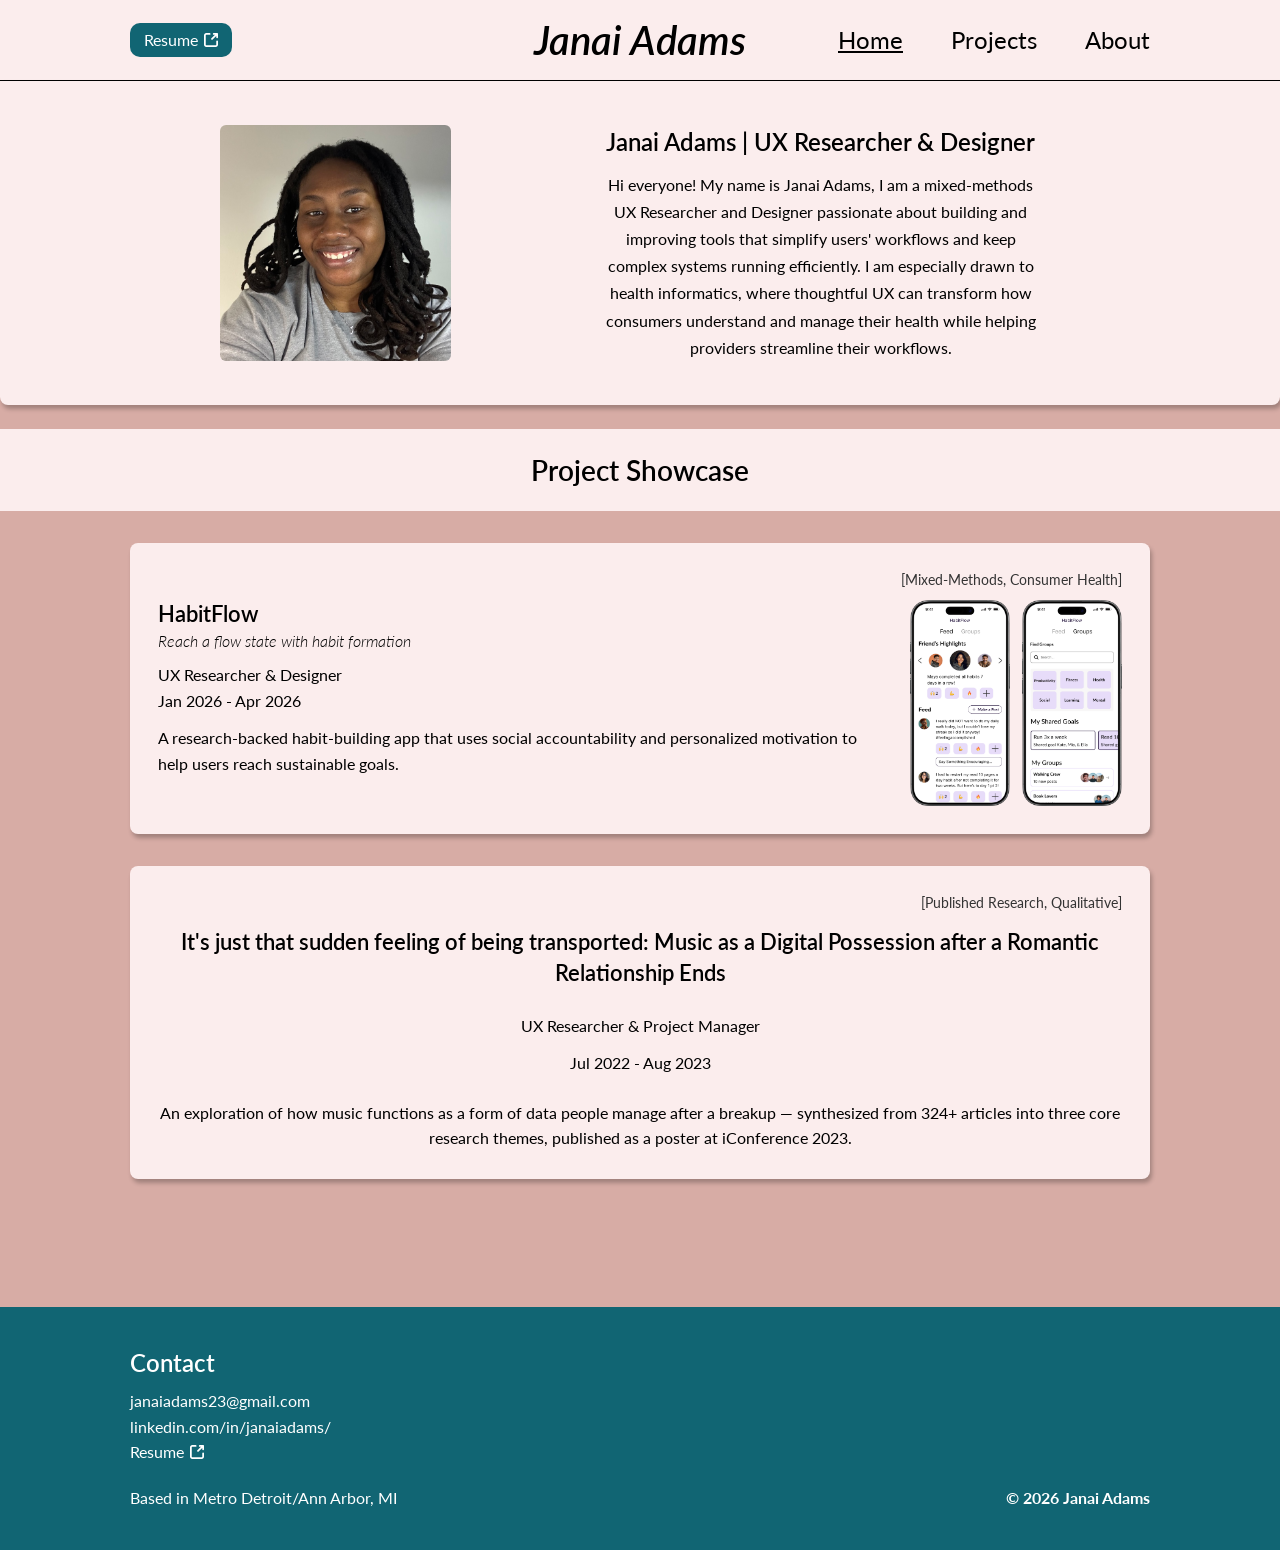
<file: index.html>
<!DOCTYPE html>
<html lang="en">
<head>
<meta charset="UTF-8">
<meta name="viewport" content="width=device-width, initial-scale=1.0">
<title>Janai Adams | UX Researcher &amp; Designer</title>
<link rel="stylesheet" href="css/style.css">
</head>
<body>

<header class="header">
  <div class="header-inner">
    <a class="resume-btn" href="assets/Janai_Adams_Resume.pdf" target="_blank" rel="noopener">
      Resume
      <img src="assets/resume-icon.svg" alt="">
    </a>
    <p class="site-title">Janai Adams</p>
    <nav class="nav">
      <a href="index.html" class="active">Home</a>
      <a href="projects.html">Projects</a>
      <a href="about.html">About</a>
    </nav>
  </div>
</header>

<main class="page-content page-home">

  <section class="intro-block">
    <div class="intro-block-inner">
      <img class="photo" src="assets/profile-photo.jpg" alt="Janai Adams">
      <div class="intro-text">
        <p class="intro-heading">Janai Adams | UX Researcher &amp; Designer</p>
        <p class="intro-bio">Hi everyone! My name is Janai Adams, I am a mixed-methods UX Researcher and Designer passionate about building and improving tools that simplify users' workflows and keep complex systems running efficiently.  I am especially drawn to health informatics, where thoughtful UX can transform how consumers understand and manage their health while helping providers streamline their workflows.</p>
      </div>
    </div>
  </section>

  <div class="showcase-band">
    <p class="showcase-heading">Project Showcase</p>
  </div>

  <a class="project-card habitflow-card" href="habitflow-case-study.html">
    <p class="tag">[Mixed-Methods, Consumer Health]</p>
    <div class="card-body">
      <div class="card-text">
        <p class="card-title">HabitFlow</p>
        <p class="card-subtitle">Reach a flow state with habit formation</p>
        <p class="card-role">UX Researcher &amp; Designer</p>
        <p class="card-time">Jan 2026 - Apr 2026</p>
        <p class="card-desc">A research-backed habit-building app that uses social accountability and personalized motivation to help users reach sustainable goals.</p>
      </div>
      <div class="card-screens-group">
        <div class="card-screens">
          <img src="assets/habitflow-screen-1.png" alt="HabitFlow app screen 1">
        </div>
        <div class="card-screens">
          <img src="assets/habitflow-screen-2.png" alt="HabitFlow app screen 2">
        </div>
      </div>
    </div>
  </a>

  <a class="project-card i3-card" href="i3-case-study.html">
    <p class="tag">[Published Research, Qualitative]</p>
    <p class="card-title">It's just that sudden feeling of being transported: Music as a Digital Possession after a Romantic Relationship Ends</p>
    <p class="card-role">UX Researcher &amp; Project Manager</p>
    <p class="card-time">Jul 2022 - Aug 2023</p>
    <p class="card-desc">An exploration of how music functions as a form of data people manage after a breakup — synthesized from 324+ articles into three core research themes, published as a poster at iConference 2023.</p>
  </a>

</main>

<footer class="footer">
  <div class="footer-inner">
    <div class="footer-top">
      <p class="contact-heading">Contact</p>
      <div class="contact-lines">
        <p><a class="email-link" href="mailto:janaiadams23@gmail.com">janaiadams23@gmail.com</a></p>
        <p><a class="linkedin-link" href="https://www.linkedin.com/in/janaiadams/" target="_blank" rel="noopener">linkedin.com/in/janaiadams/</a></p>
        <p><a class="resume-line" href="assets/Janai_Adams_Resume.pdf" target="_blank" rel="noopener">Resume <img src="assets/external-link-icon.svg" alt=""></a></p>
      </div>
    </div>
    <div class="footer-bottom">
      <p class="location">Based in Metro Detroit/Ann Arbor, MI</p>
      <p class="copyright">© 2026 Janai Adams</p>
    </div>
  </div>
</footer>

</body>
</html>
</file>
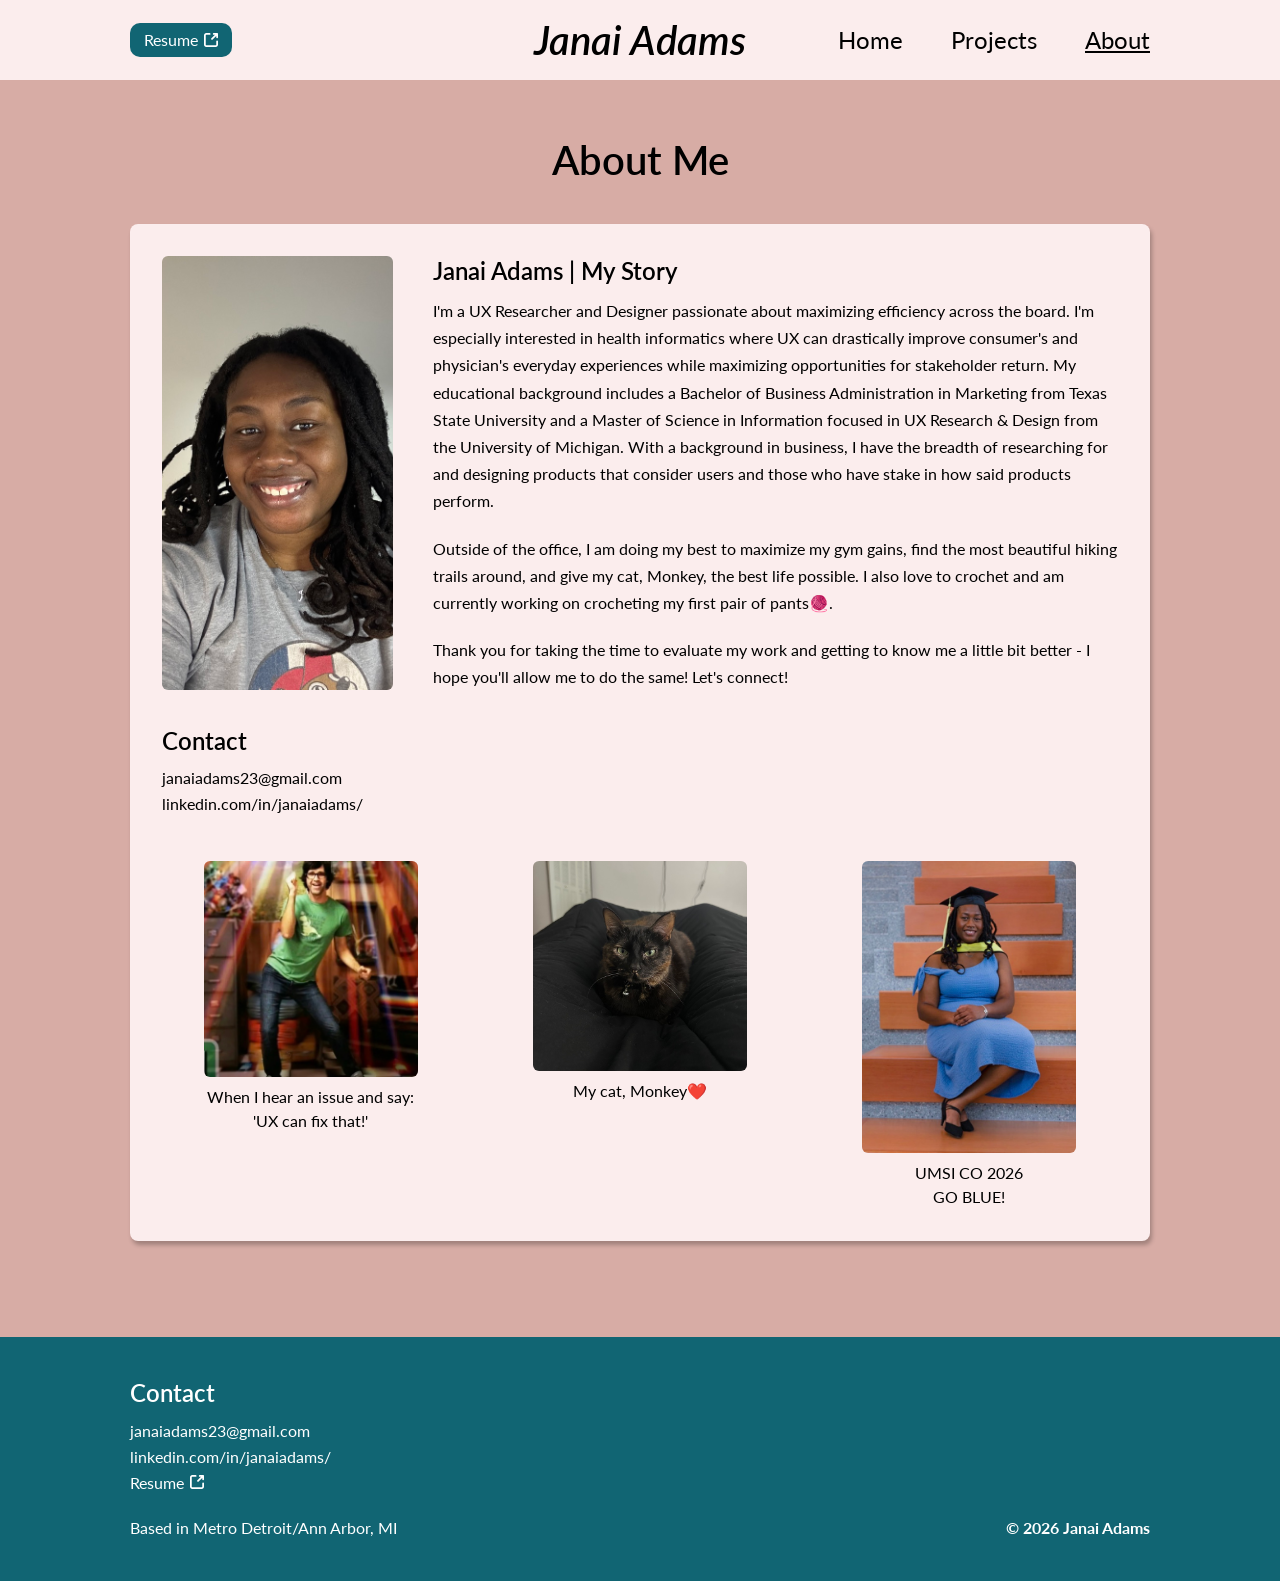
<file: about.html>
<!DOCTYPE html>
<html lang="en">
<head>
<meta charset="UTF-8">
<meta name="viewport" content="width=device-width, initial-scale=1.0">
<title>About Me | Janai Adams</title>
<link rel="stylesheet" href="css/style.css">
</head>
<body>

<header class="header">
  <div class="header-inner">
    <a class="resume-btn" href="assets/Janai_Adams_Resume.pdf" target="_blank" rel="noopener">
      Resume
      <img src="assets/resume-icon.svg" alt="">
    </a>
    <p class="site-title">Janai Adams</p>
    <nav class="nav">
      <a href="index.html">Home</a>
      <a href="projects.html">Projects</a>
      <a href="about.html" class="active">About</a>
    </nav>
  </div>
</header>

<main class="page-content page-about">

  <p class="page-heading">About Me</p>

  <section class="about-block">
    <div class="about-top">
      <img class="me-photo" src="assets/about-me-photo.jpg" alt="Janai Adams">
      <div class="about-text">
        <p class="about-heading">Janai Adams | My Story</p>
        <div class="about-bio">
          <p>I'm a UX Researcher and Designer passionate about maximizing efficiency across the board. I'm especially interested in health informatics where UX can drastically improve consumer's and physician's everyday experiences while maximizing opportunities for stakeholder return. My educational background includes a Bachelor of Business Administration in Marketing from Texas State University and a Master of Science in Information focused in UX Research &amp; Design from the University of Michigan. With a background in business, I have the breadth of researching for and designing products that consider users and those who have stake in how said products perform.</p>
          <p>Outside of the office, I am doing my best to maximize my gym gains, find the most beautiful hiking trails around, and give my cat, Monkey, the best life possible. I also love to crochet and am currently working on crocheting my first pair of pants🧶.</p>
          <p>Thank you for taking the time to evaluate my work and getting to know me a little bit better - I hope you'll allow me to do the same! Let's connect!</p>
        </div>
      </div>
    </div>

    <div class="about-contact">
      <p class="contact-heading">Contact</p>
      <div class="contact-lines">
        <p><a class="email-link" href="mailto:janaiadams23@gmail.com">janaiadams23@gmail.com</a></p>
        <p><a class="linkedin-link" href="https://www.linkedin.com/in/janaiadams/" target="_blank" rel="noopener">linkedin.com/in/janaiadams/</a></p>
      </div>
    </div>

    <div class="about-figures">
      <figure class="figure meme">
        <img src="assets/meme.jpg" alt="Janai reacting energetically">
        <figcaption>When I hear an issue and say:<br>'UX can fix that!'</figcaption>
      </figure>

      <figure class="figure monkey">
        <img src="assets/monkey-cat.jpg" alt="Monkey the cat">
        <figcaption>My cat, Monkey❤️</figcaption>
      </figure>

      <figure class="figure grad">
        <img src="assets/grad-photo.jpg" alt="Janai at graduation">
        <figcaption>UMSI CO 2026<br>GO BLUE!</figcaption>
      </figure>
    </div>
  </section>

</main>

<footer class="footer">
  <div class="footer-inner">
    <div class="footer-top">
      <p class="contact-heading">Contact</p>
      <div class="contact-lines">
        <p><a class="email-link" href="mailto:janaiadams23@gmail.com">janaiadams23@gmail.com</a></p>
        <p><a class="linkedin-link" href="https://www.linkedin.com/in/janaiadams/" target="_blank" rel="noopener">linkedin.com/in/janaiadams/</a></p>
        <p><a class="resume-line" href="assets/Janai_Adams_Resume.pdf" target="_blank" rel="noopener">Resume <img src="assets/external-link-icon.svg" alt=""></a></p>
      </div>
    </div>
    <div class="footer-bottom">
      <p class="location">Based in Metro Detroit/Ann Arbor, MI</p>
      <p class="copyright">© 2026 Janai Adams</p>
    </div>
  </div>
</footer>

</body>
</html>
</file>
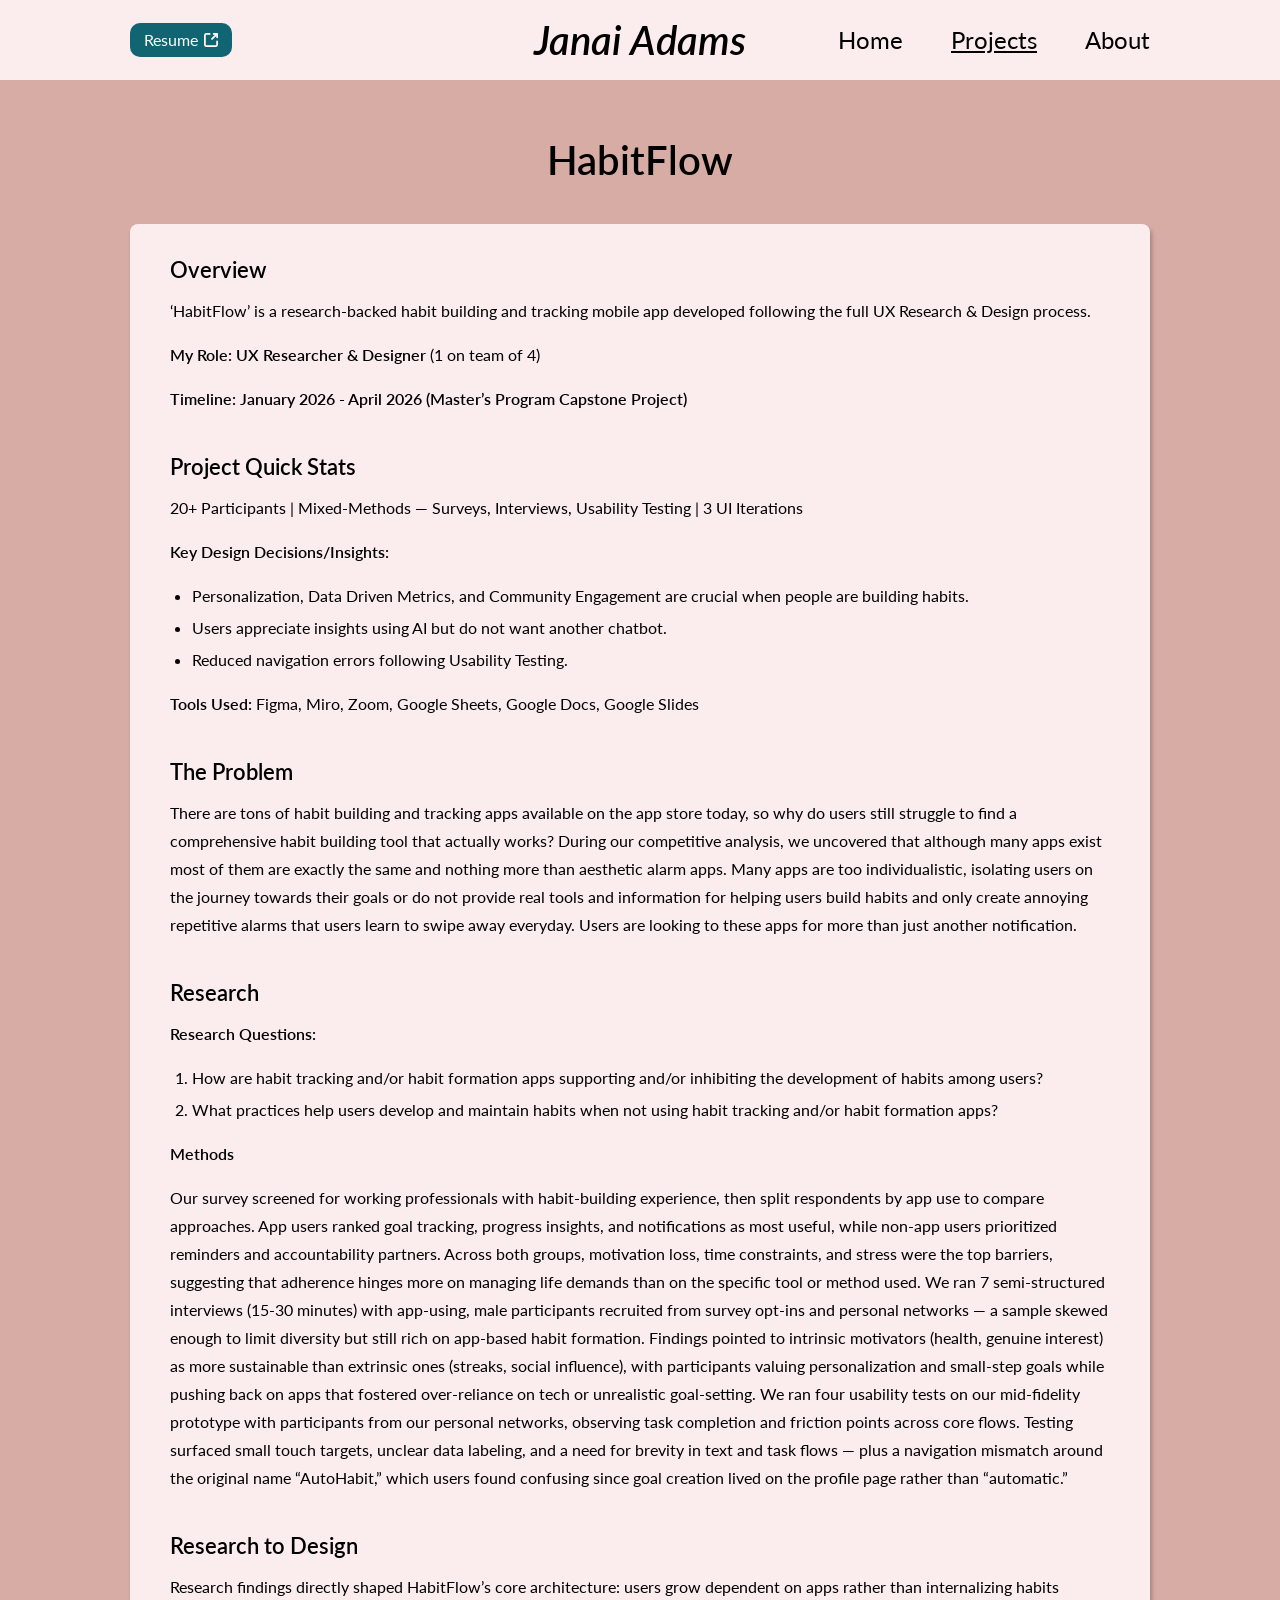
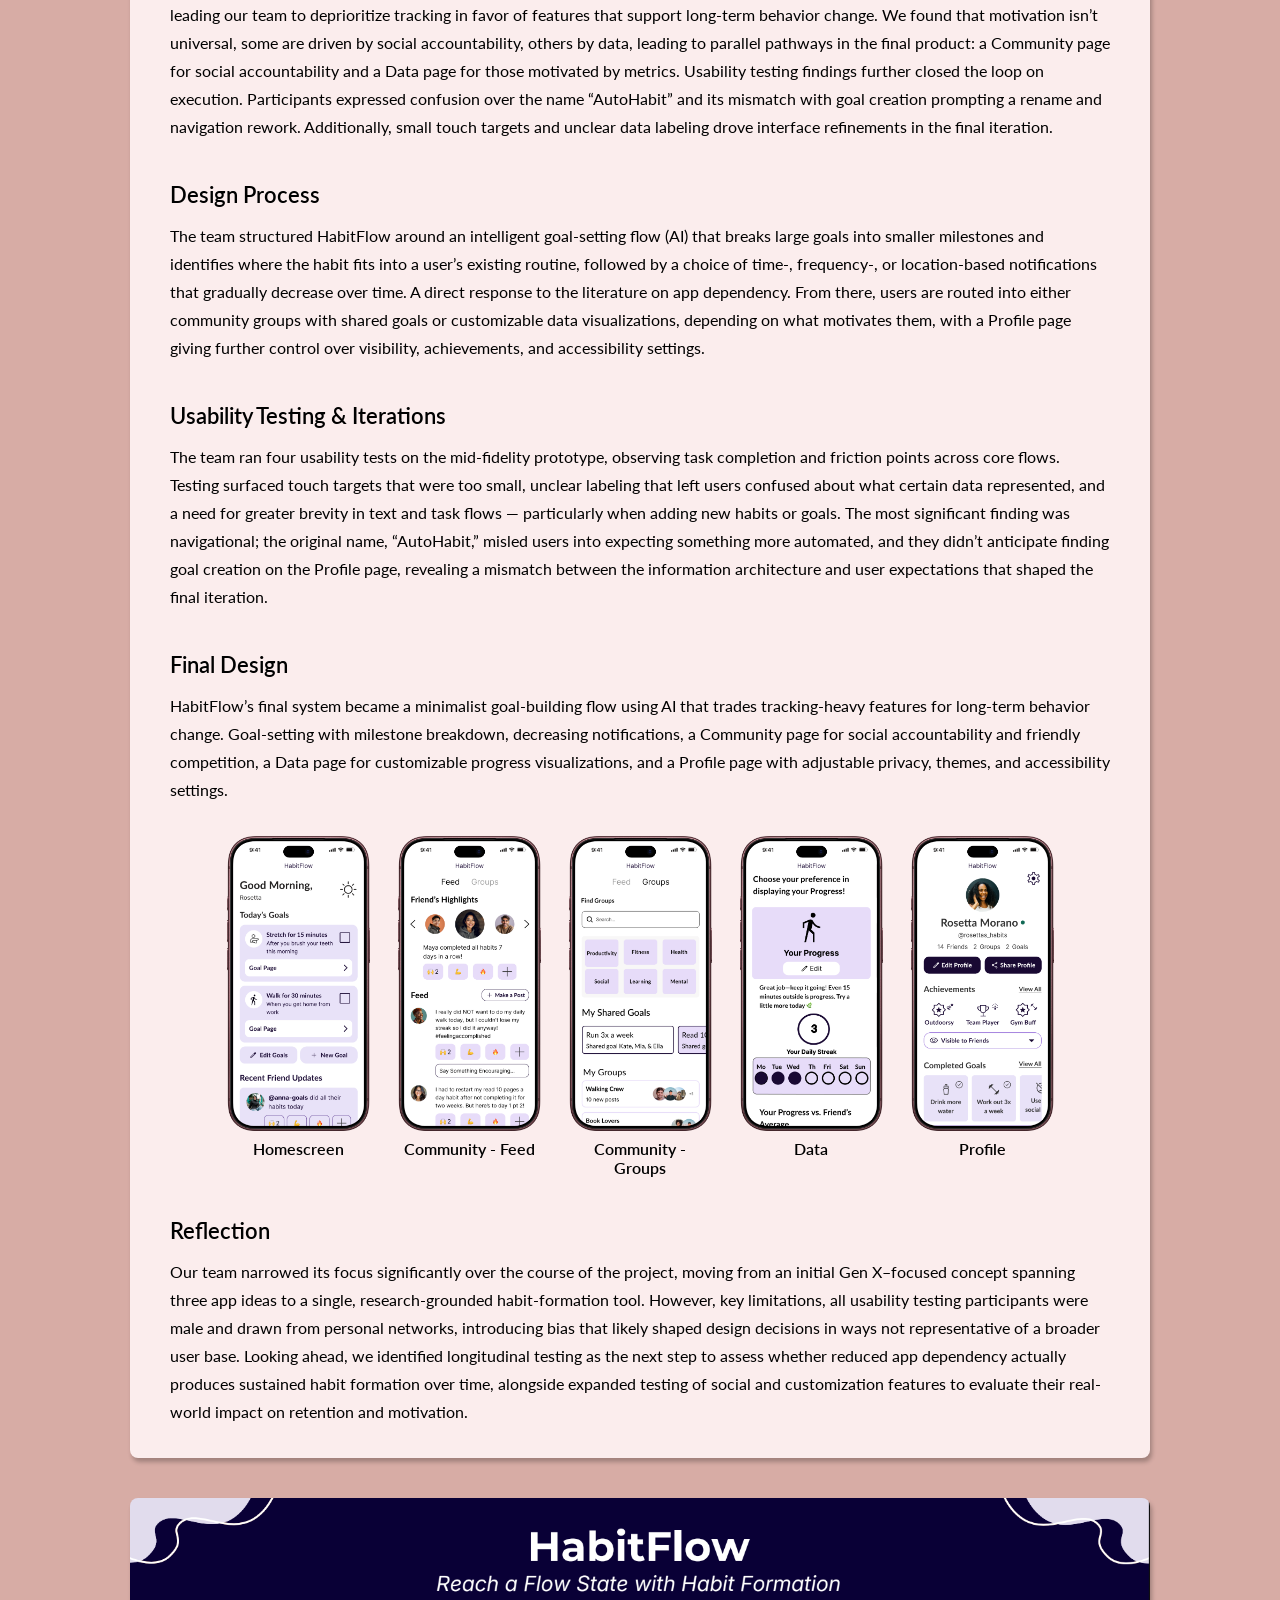
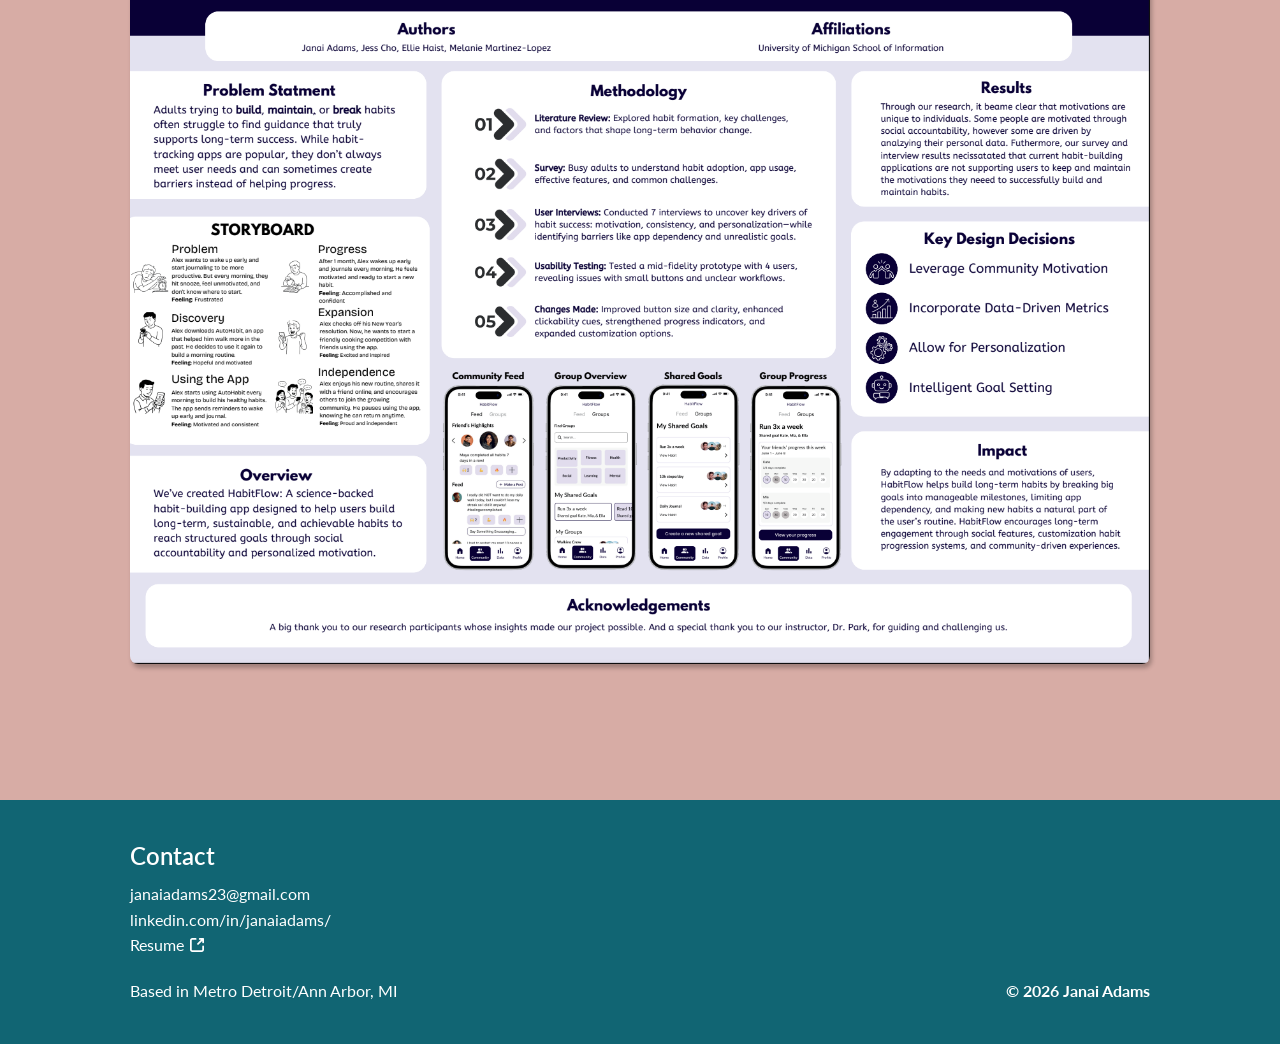
<file: habitflow-case-study.html>
<!DOCTYPE html>
<html lang="en">
<head>
<meta charset="UTF-8">
<meta name="viewport" content="width=device-width, initial-scale=1.0">
<title>HabitFlow Case Study | Janai Adams</title>
<link rel="stylesheet" href="css/style.css">
</head>
<body>

<header class="header">
  <div class="header-inner">
    <a class="resume-btn" href="assets/Janai_Adams_Resume.pdf" target="_blank" rel="noopener">
      Resume
      <img src="assets/resume-icon.svg" alt="">
    </a>
    <p class="site-title">Janai Adams</p>
    <nav class="nav">
      <a href="index.html">Home</a>
      <a href="projects.html" class="active">Projects</a>
      <a href="about.html">About</a>
    </nav>
  </div>
</header>

<main class="page-content page-case-study">

  <p class="case-title-bar">HabitFlow</p>

  <section class="case-study-card">
    <h2>Overview</h2>
    <p>&lsquo;HabitFlow&rsquo; is a research-backed habit building and tracking mobile app developed following the full UX Research &amp; Design process.</p>
    <p><strong>My Role: UX Researcher &amp; Designer</strong> (1 on team of 4)</p>
    <p><strong>Timeline: January 2026 - April 2026 (Master&rsquo;s Program Capstone Project)</strong></p>

    <h2>Project Quick Stats</h2>
    <p>20+ Participants | Mixed-Methods &mdash; Surveys, Interviews, Usability Testing | 3 UI Iterations</p>
    <p><strong>Key Design Decisions/Insights:</strong></p>
    <ul>
      <li>Personalization, Data Driven Metrics, and Community Engagement are crucial when people are building habits.</li>
      <li>Users appreciate insights using AI but do not want another chatbot.</li>
      <li>Reduced navigation errors following Usability Testing.</li>
    </ul>
    <p><strong>Tools Used:</strong> Figma, Miro, Zoom, Google Sheets, Google Docs, Google Slides</p>

    <h2>The Problem</h2>
    <p>There are tons of habit building and tracking apps available on the app store today, so why do users still struggle to find a comprehensive habit building tool that actually works? During our competitive analysis, we uncovered that although many apps exist most of them are exactly the same and nothing more than aesthetic alarm apps. Many apps are too individualistic, isolating users on the journey towards their goals or do not provide real tools and information for helping users build habits and only create annoying repetitive alarms that users learn to swipe away everyday. Users are looking to these apps for more than just another notification.</p>

    <h2>Research</h2>
    <p><strong>Research Questions:</strong></p>
    <ol>
      <li>How are habit tracking and/or habit formation apps supporting and/or inhibiting the development of habits among users?</li>
      <li>What practices help users develop and maintain habits when not using habit tracking and/or habit formation apps?</li>
    </ol>
    <p><strong>Methods</strong></p>
    <p>Our survey screened for working professionals with habit-building experience, then split respondents by app use to compare approaches. App users ranked goal tracking, progress insights, and notifications as most useful, while non-app users prioritized reminders and accountability partners. Across both groups, motivation loss, time constraints, and stress were the top barriers, suggesting that adherence hinges more on managing life demands than on the specific tool or method used. We ran 7 semi-structured interviews (15-30 minutes) with app-using, male participants recruited from survey opt-ins and personal networks &mdash; a sample skewed enough to limit diversity but still rich on app-based habit formation. Findings pointed to intrinsic motivators (health, genuine interest) as more sustainable than extrinsic ones (streaks, social influence), with participants valuing personalization and small-step goals while pushing back on apps that fostered over-reliance on tech or unrealistic goal-setting. We ran four usability tests on our mid-fidelity prototype with participants from our personal networks, observing task completion and friction points across core flows. Testing surfaced small touch targets, unclear data labeling, and a need for brevity in text and task flows &mdash; plus a navigation mismatch around the original name &ldquo;AutoHabit,&rdquo; which users found confusing since goal creation lived on the profile page rather than &ldquo;automatic.&rdquo;</p>

    <h2>Research to Design</h2>
    <p>Research findings directly shaped HabitFlow&rsquo;s core architecture: users grow dependent on apps rather than internalizing habits leading our team to deprioritize tracking in favor of features that support long-term behavior change. We found that motivation isn&rsquo;t universal, some are driven by social accountability, others by data, leading to parallel pathways in the final product: a Community page for social accountability and a Data page for those motivated by metrics. Usability testing findings further closed the loop on execution. Participants expressed confusion over the name &ldquo;AutoHabit&rdquo; and its mismatch with goal creation prompting a rename and navigation rework. Additionally, small touch targets and unclear data labeling drove interface refinements in the final iteration.</p>

    <h2>Design Process</h2>
    <p>The team structured HabitFlow around an intelligent goal-setting flow (AI) that breaks large goals into smaller milestones and identifies where the habit fits into a user&rsquo;s existing routine, followed by a choice of time-, frequency-, or location-based notifications that gradually decrease over time. A direct response to the literature on app dependency. From there, users are routed into either community groups with shared goals or customizable data visualizations, depending on what motivates them, with a Profile page giving further control over visibility, achievements, and accessibility settings.</p>

    <h2>Usability Testing &amp; Iterations</h2>
    <p>The team ran four usability tests on the mid-fidelity prototype, observing task completion and friction points across core flows. Testing surfaced touch targets that were too small, unclear labeling that left users confused about what certain data represented, and a need for greater brevity in text and task flows &mdash; particularly when adding new habits or goals. The most significant finding was navigational; the original name, &ldquo;AutoHabit,&rdquo; misled users into expecting something more automated, and they didn&rsquo;t anticipate finding goal creation on the Profile page, revealing a mismatch between the information architecture and user expectations that shaped the final iteration.</p>

    <h2>Final Design</h2>
    <p>HabitFlow&rsquo;s final system became a minimalist goal-building flow using AI that trades tracking-heavy features for long-term behavior change. Goal-setting with milestone breakdown, decreasing notifications, a Community page for social accountability and friendly competition, a Data page for customizable progress visualizations, and a Profile page with adjustable privacy, themes, and accessibility settings.</p>

    <div class="screens-grid">
      <figure class="screen-item">
        <img src="assets/habitflow-screen-homescreen.png" alt="HabitFlow homescreen">
        <figcaption>Homescreen</figcaption>
      </figure>
      <figure class="screen-item">
        <img src="assets/habitflow-screen-community-feed.png" alt="HabitFlow community feed screen">
        <figcaption>Community - Feed</figcaption>
      </figure>
      <figure class="screen-item">
        <img src="assets/habitflow-screen-community-groups.png" alt="HabitFlow community groups screen">
        <figcaption>Community - Groups</figcaption>
      </figure>
      <figure class="screen-item">
        <img src="assets/habitflow-screen-data.png" alt="HabitFlow data screen">
        <figcaption>Data</figcaption>
      </figure>
      <figure class="screen-item">
        <img src="assets/habitflow-screen-profile.png" alt="HabitFlow profile screen">
        <figcaption>Profile</figcaption>
      </figure>
    </div>

    <h2>Reflection</h2>
    <p>Our team narrowed its focus significantly over the course of the project, moving from an initial Gen X&ndash;focused concept spanning three app ideas to a single, research-grounded habit-formation tool. However, key limitations, all usability testing participants were male and drawn from personal networks, introducing bias that likely shaped design decisions in ways not representative of a broader user base. Looking ahead, we identified longitudinal testing as the next step to assess whether reduced app dependency actually produces sustained habit formation over time, alongside expanded testing of social and customization features to evaluate their real-world impact on retention and motivation.</p>
  </section>

  <figure class="poster-card">
    <img src="assets/habitflow-poster.png" alt="HabitFlow research poster">
  </figure>

</main>

<footer class="footer">
  <div class="footer-inner">
    <div class="footer-top">
      <p class="contact-heading">Contact</p>
      <div class="contact-lines">
        <p><a class="email-link" href="mailto:janaiadams23@gmail.com">janaiadams23@gmail.com</a></p>
        <p><a class="linkedin-link" href="https://www.linkedin.com/in/janaiadams/" target="_blank" rel="noopener">linkedin.com/in/janaiadams/</a></p>
        <p><a class="resume-line" href="assets/Janai_Adams_Resume.pdf" target="_blank" rel="noopener">Resume <img src="assets/external-link-icon.svg" alt=""></a></p>
      </div>
    </div>
    <div class="footer-bottom">
      <p class="location">Based in Metro Detroit/Ann Arbor, MI</p>
      <p class="copyright">© 2026 Janai Adams</p>
    </div>
  </div>
</footer>

</body>
</html>
</file>
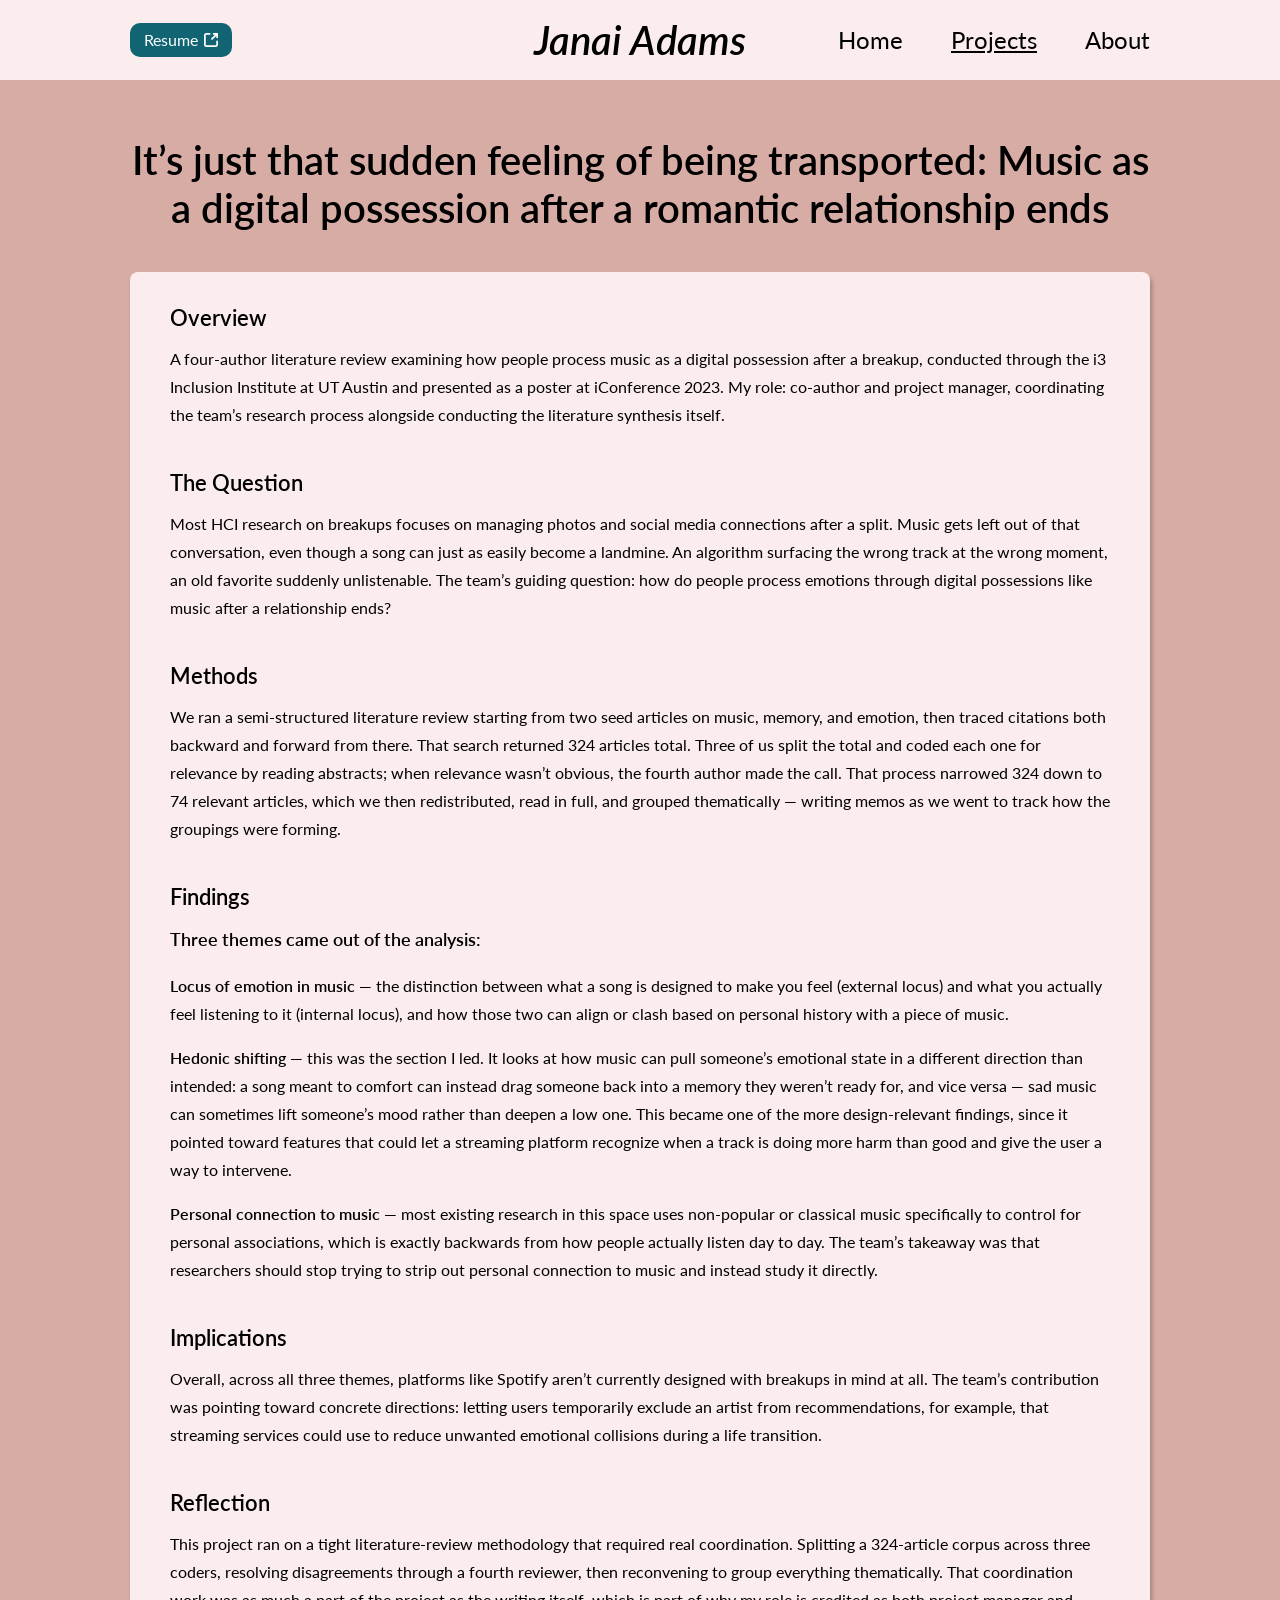
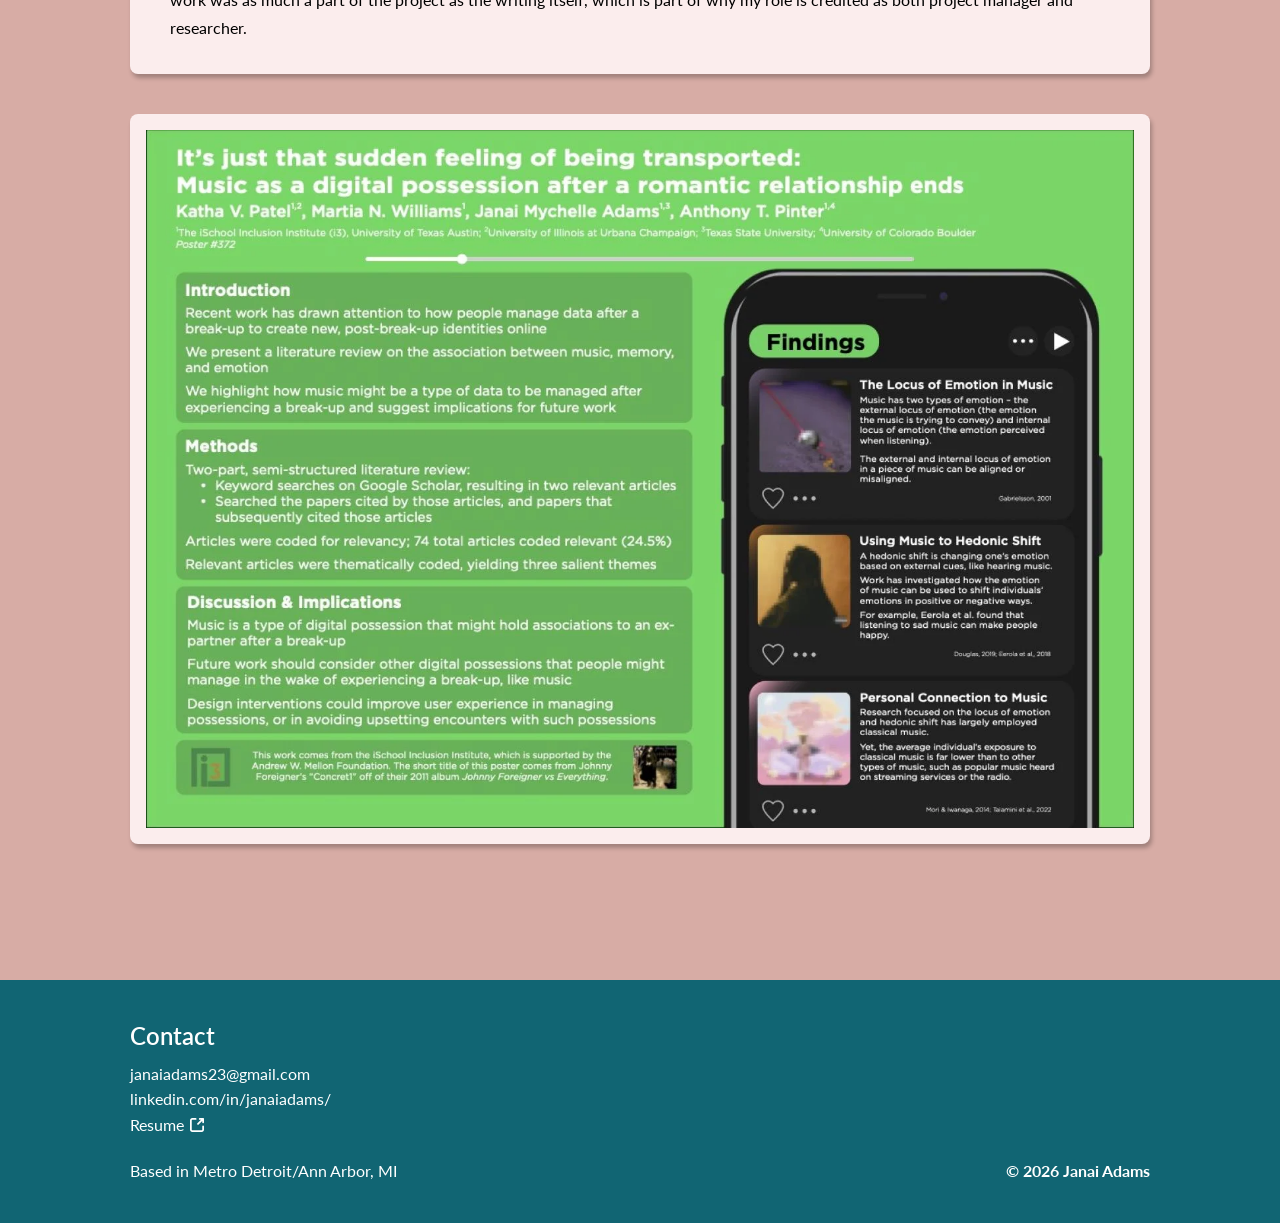
<file: i3-case-study.html>
<!DOCTYPE html>
<html lang="en">
<head>
<meta charset="UTF-8">
<meta name="viewport" content="width=device-width, initial-scale=1.0">
<title>i3 Case Study | Janai Adams</title>
<link rel="stylesheet" href="css/style.css">
</head>
<body>

<header class="header">
  <div class="header-inner">
    <a class="resume-btn" href="assets/Janai_Adams_Resume.pdf" target="_blank" rel="noopener">
      Resume
      <img src="assets/resume-icon.svg" alt="">
    </a>
    <p class="site-title">Janai Adams</p>
    <nav class="nav">
      <a href="index.html">Home</a>
      <a href="projects.html" class="active">Projects</a>
      <a href="about.html">About</a>
    </nav>
  </div>
</header>

<main class="page-content page-case-study">

  <p class="case-title-bar">It&rsquo;s just that sudden feeling of being transported: Music as a digital possession after a romantic relationship ends</p>

  <section class="case-study-card">
    <h2>Overview</h2>
    <p>A four-author literature review examining how people process music as a digital possession after a breakup, conducted through the i3 Inclusion Institute at UT Austin and presented as a poster at iConference 2023. My role: co-author and project manager, coordinating the team&rsquo;s research process alongside conducting the literature synthesis itself.</p>

    <h2>The Question</h2>
    <p>Most HCI research on breakups focuses on managing photos and social media connections after a split. Music gets left out of that conversation, even though a song can just as easily become a landmine. An algorithm surfacing the wrong track at the wrong moment, an old favorite suddenly unlistenable. The team&rsquo;s guiding question: how do people process emotions through digital possessions like music after a relationship ends?</p>

    <h2>Methods</h2>
    <p>We ran a semi-structured literature review starting from two seed articles on music, memory, and emotion, then traced citations both backward and forward from there. That search returned 324 articles total. Three of us split the total and coded each one for relevance by reading abstracts; when relevance wasn&rsquo;t obvious, the fourth author made the call. That process narrowed 324 down to 74 relevant articles, which we then redistributed, read in full, and grouped thematically &mdash; writing memos as we went to track how the groupings were forming.</p>

    <h2>Findings</h2>
    <p class="case-lead">Three themes came out of the analysis:</p>
    <p><strong>Locus of emotion in music</strong> &mdash; the distinction between what a song is designed to make you feel (external locus) and what you actually feel listening to it (internal locus), and how those two can align or clash based on personal history with a piece of music.</p>
    <p><strong>Hedonic shifting</strong> &mdash; this was the section I led. It looks at how music can pull someone&rsquo;s emotional state in a different direction than intended: a song meant to comfort can instead drag someone back into a memory they weren&rsquo;t ready for, and vice versa &mdash; sad music can sometimes lift someone&rsquo;s mood rather than deepen a low one. This became one of the more design-relevant findings, since it pointed toward features that could let a streaming platform recognize when a track is doing more harm than good and give the user a way to intervene.</p>
    <p><strong>Personal connection to music</strong> &mdash; most existing research in this space uses non-popular or classical music specifically to control for personal associations, which is exactly backwards from how people actually listen day to day. The team&rsquo;s takeaway was that researchers should stop trying to strip out personal connection to music and instead study it directly.</p>

    <h2>Implications</h2>
    <p>Overall, across all three themes, platforms like Spotify aren&rsquo;t currently designed with breakups in mind at all. The team&rsquo;s contribution was pointing toward concrete directions: letting users temporarily exclude an artist from recommendations, for example, that streaming services could use to reduce unwanted emotional collisions during a life transition.</p>

    <h2>Reflection</h2>
    <p>This project ran on a tight literature-review methodology that required real coordination. Splitting a 324-article corpus across three coders, resolving disagreements through a fourth reviewer, then reconvening to group everything thematically. That coordination work was as much a part of the project as the writing itself, which is part of why my role is credited as both project manager and researcher.</p>
  </section>

  <figure id="i3-poster" class="poster-card i3-poster">
    <img src="assets/i3-poster.png" alt="iConference 2023 research poster">
  </figure>

</main>

<footer class="footer">
  <div class="footer-inner">
    <div class="footer-top">
      <p class="contact-heading">Contact</p>
      <div class="contact-lines">
        <p><a class="email-link" href="mailto:janaiadams23@gmail.com">janaiadams23@gmail.com</a></p>
        <p><a class="linkedin-link" href="https://www.linkedin.com/in/janaiadams/" target="_blank" rel="noopener">linkedin.com/in/janaiadams/</a></p>
        <p><a class="resume-line" href="assets/Janai_Adams_Resume.pdf" target="_blank" rel="noopener">Resume <img src="assets/external-link-icon.svg" alt=""></a></p>
      </div>
    </div>
    <div class="footer-bottom">
      <p class="location">Based in Metro Detroit/Ann Arbor, MI</p>
      <p class="copyright">© 2026 Janai Adams</p>
    </div>
  </div>
</footer>

</body>
</html>
</file>
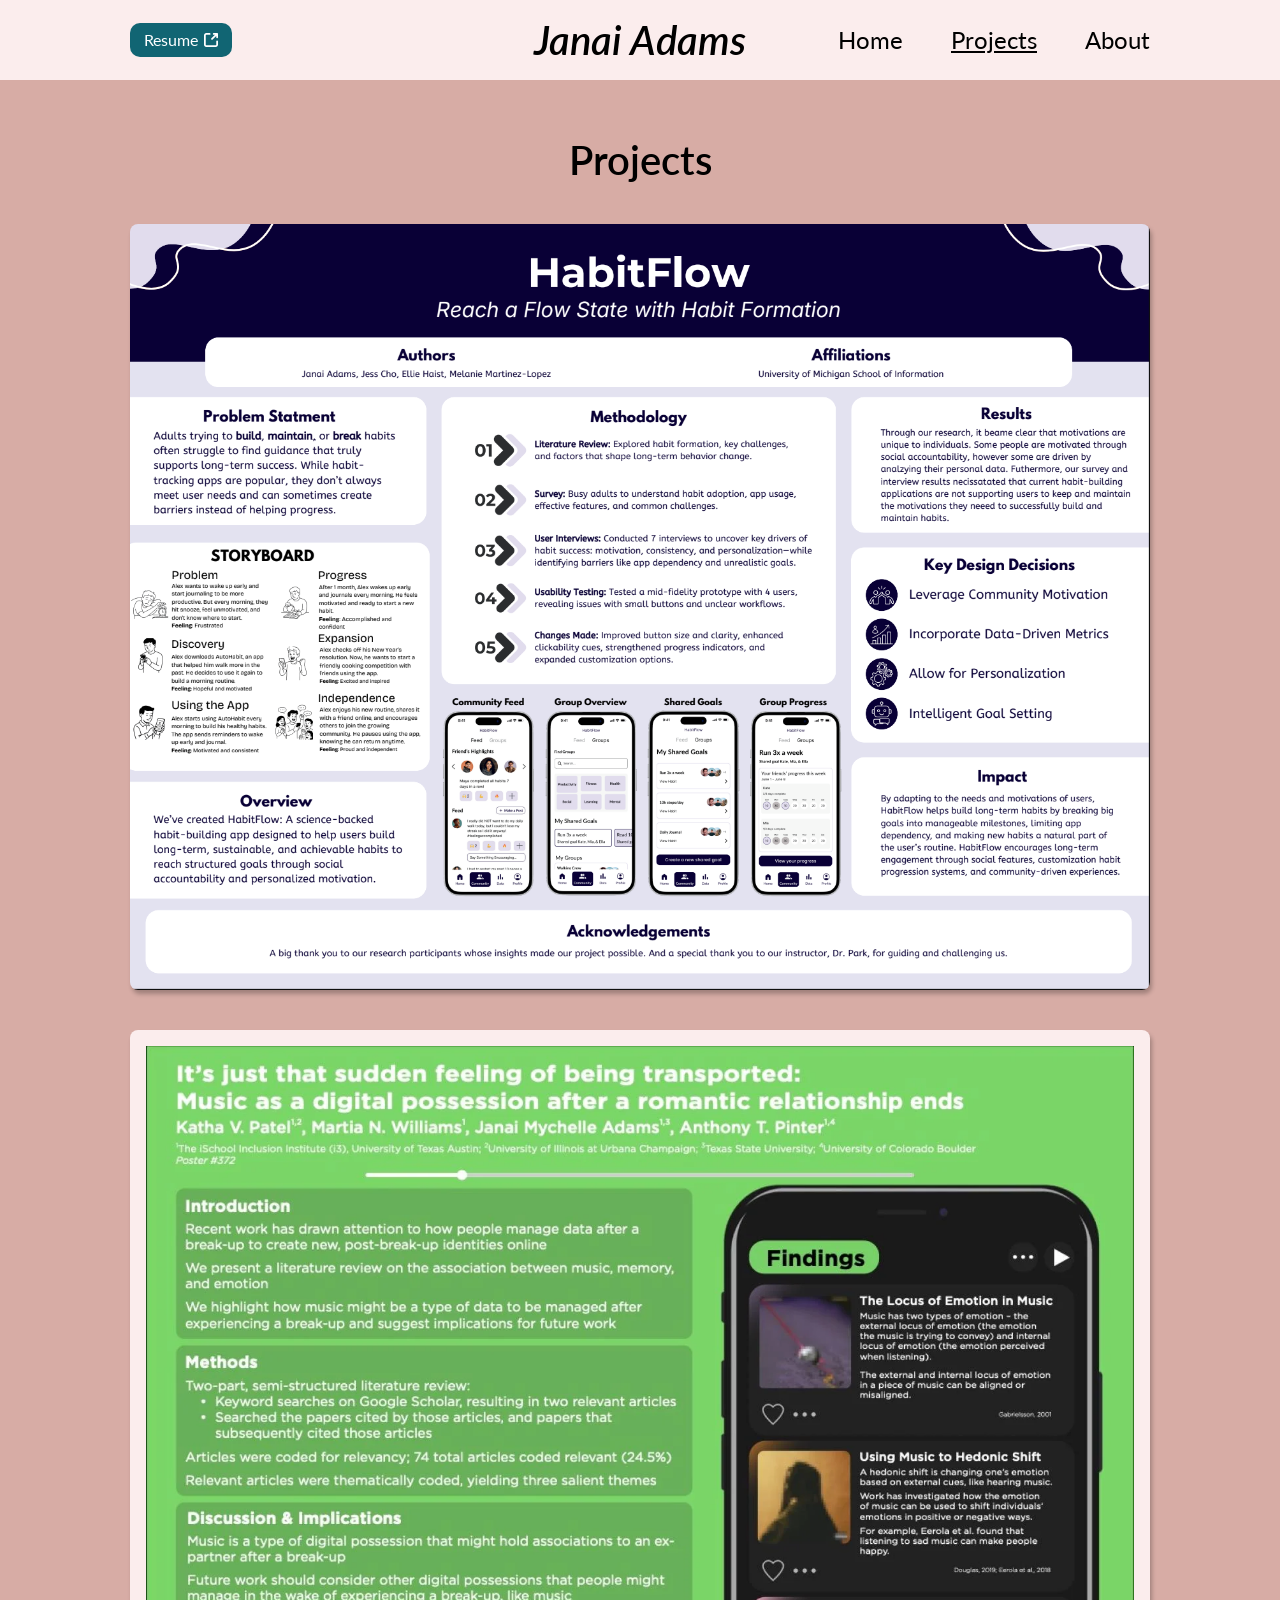
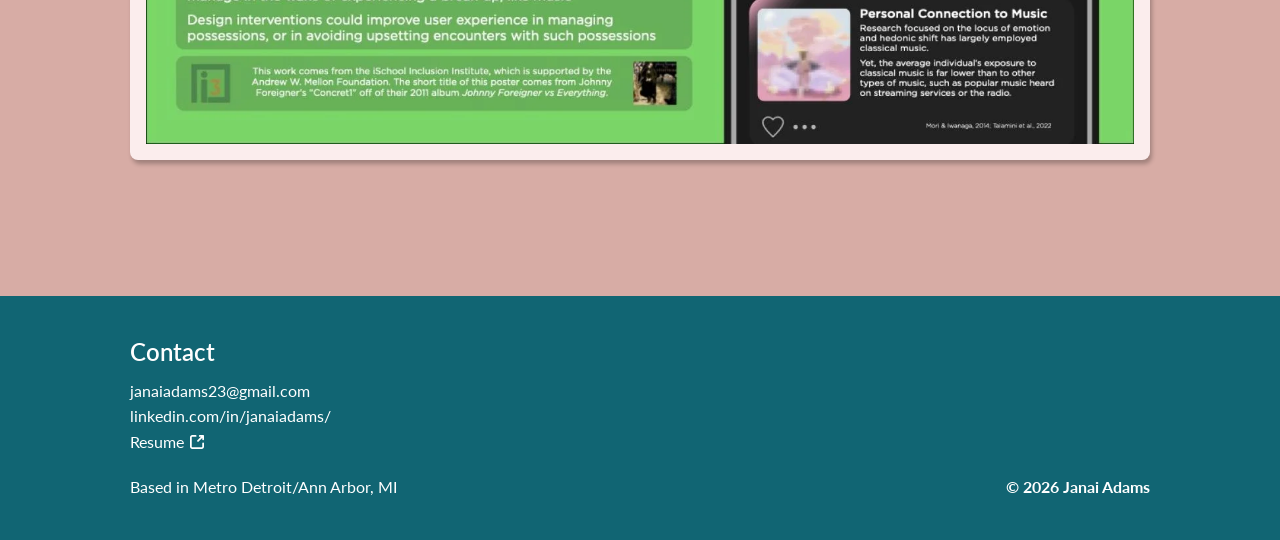
<file: projects.html>
<!DOCTYPE html>
<html lang="en">
<head>
<meta charset="UTF-8">
<meta name="viewport" content="width=device-width, initial-scale=1.0">
<title>Projects | Janai Adams</title>
<link rel="stylesheet" href="css/style.css">
</head>
<body>

<header class="header">
  <div class="header-inner">
    <a class="resume-btn" href="assets/Janai_Adams_Resume.pdf" target="_blank" rel="noopener">
      Resume
      <img src="assets/resume-icon.svg" alt="">
    </a>
    <p class="site-title">Janai Adams</p>
    <nav class="nav">
      <a href="index.html">Home</a>
      <a href="projects.html" class="active">Projects</a>
      <a href="about.html">About</a>
    </nav>
  </div>
</header>

<main class="page-content page-projects">

  <p class="page-heading">Projects</p>

  <a id="habitflow-poster" class="poster-card linked" href="habitflow-case-study.html">
    <figure>
      <img src="assets/habitflow-poster.png" alt="HabitFlow research poster">
    </figure>
  </a>

  <a id="i3-poster" class="poster-card i3-poster linked" href="i3-case-study.html">
    <figure>
      <img src="assets/i3-poster.png" alt="iConference 2023 research poster">
    </figure>
  </a>

</main>

<footer class="footer">
  <div class="footer-inner">
    <div class="footer-top">
      <p class="contact-heading">Contact</p>
      <div class="contact-lines">
        <p><a class="email-link" href="mailto:janaiadams23@gmail.com">janaiadams23@gmail.com</a></p>
        <p><a class="linkedin-link" href="https://www.linkedin.com/in/janaiadams/" target="_blank" rel="noopener">linkedin.com/in/janaiadams/</a></p>
        <p><a class="resume-line" href="assets/Janai_Adams_Resume.pdf" target="_blank" rel="noopener">Resume <img src="assets/external-link-icon.svg" alt=""></a></p>
      </div>
    </div>
    <div class="footer-bottom">
      <p class="location">Based in Metro Detroit/Ann Arbor, MI</p>
      <p class="copyright">© 2026 Janai Adams</p>
    </div>
  </div>
</footer>

</body>
</html>
</file>
<file: css/style.css>
@import url('https://fonts.googleapis.com/css2?family=Lato:ital,wght@0,400;0,600;0,700;1,300;1,600&display=swap');

* {
  box-sizing: border-box;
  margin: 0;
  padding: 0;
}

html {
  -webkit-text-size-adjust: 100%;
}

body {
  font-family: 'Lato', sans-serif;
  background: #d7aca5;
  color: #000;
  overflow-x: hidden;
}

a {
  color: inherit;
  text-decoration: none;
}

img {
  max-width: 100%;
  display: block;
}

.page-content {
  max-width: 1100px;
  margin: 0 auto;
  padding: clamp(24px, 5vw, 56px) clamp(16px, 4vw, 40px) clamp(48px, 8vw, 96px);
}

/* ---------- Header ---------- */
.header {
  background: #fbeded;
}

.header-inner {
  max-width: 1100px;
  margin: 0 auto;
  padding: 16px clamp(16px, 4vw, 40px);
  display: grid;
  grid-template-columns: 1fr auto 1fr;
  align-items: center;
  gap: 12px 24px;
}

.site-title {
  justify-self: center;
  text-align: center;
  font-weight: 600;
  font-style: italic;
  font-size: clamp(24px, 4vw, 40px);
  line-height: 1.2;
  color: #000;
  white-space: nowrap;
}

.nav {
  justify-self: end;
  display: flex;
  gap: clamp(20px, 4vw, 48px);
  font-size: clamp(16px, 2vw, 24px);
  line-height: 28px;
  color: #000;
  flex-wrap: wrap;
}

.nav a:hover,
.nav a.active {
  text-decoration: underline;
}

.resume-btn {
  justify-self: start;
  display: inline-flex;
  align-items: center;
  justify-content: center;
  gap: 6px;
  padding: 6px 14px;
  background: #116573;
  border-radius: 10px;
  color: #fff;
  font-size: 16px;
  line-height: 1.4;
  white-space: nowrap;
  border: none;
  text-decoration: none;
  cursor: pointer;
}

.resume-btn img {
  width: 14px;
  height: 14px;
}

/* ---------- Footer ---------- */
.footer {
  background: #116573;
  color: #fff;
}

.footer-inner {
  max-width: 1100px;
  margin: 0 auto;
  padding: clamp(24px, 5vw, 40px) clamp(16px, 4vw, 40px);
  display: flex;
  flex-direction: column;
  gap: 20px;
}

.footer-top {
  display: flex;
  flex-direction: column;
  gap: 10px;
}

.footer-bottom {
  display: flex;
  justify-content: space-between;
  align-items: baseline;
  flex-wrap: wrap;
  gap: 8px 24px;
}

.footer .contact-heading {
  font-size: 24px;
  font-weight: 600;
  line-height: 1.3;
}

.footer .contact-lines {
  font-size: 16px;
  line-height: 1.6;
}

.footer .contact-lines p {
  margin: 0;
}

.footer .contact-lines .resume-line {
  display: inline-flex;
  align-items: center;
  gap: 6px;
  color: inherit;
  text-decoration: none;
}

.footer .contact-lines .resume-line:hover {
  text-decoration: underline;
}

.footer .contact-lines .resume-line img {
  width: 14px;
  height: 14px;
}

.footer .location {
  font-size: 16px;
  line-height: 1.6;
}

.footer .copyright {
  font-size: 16px;
  font-weight: 700;
  white-space: nowrap;
}

.linkedin-link,
.email-link {
  color: inherit;
  text-decoration: none;
}

.linkedin-link:hover,
.email-link:hover {
  text-decoration: underline;
}

@media (max-width: 640px) {
  .header-inner {
    grid-template-columns: 1fr;
    justify-items: center;
  }

  .resume-btn {
    grid-row: 1;
  }

  .site-title {
    grid-row: 2;
  }

  .nav {
    grid-row: 3;
    justify-self: center;
  }

  .footer-bottom {
    flex-direction: column;
    align-items: flex-start;
    gap: 4px;
  }
}

/* ---------- Homepage ---------- */
.page-home {
  padding-top: 0;
}

.intro-block {
  background: #fbeded;
  border-top: 1.25px solid #000;
  border-radius: 0 0 8px 8px;
  box-shadow: 2px 4px 4px 0px rgba(0, 0, 0, 0.25);
  width: 100vw;
  margin-left: calc(50% - 50vw);
  margin-right: calc(50% - 50vw);
}

.intro-block-inner {
  display: flex;
  gap: clamp(20px, 4vw, 40px);
  flex-wrap: wrap;
  max-width: 1100px;
  margin: 0 auto;
  padding: clamp(32px, 5vw, 44px) clamp(16px, 4vw, 40px);
}

.intro-block .photo {
  flex: 0 0 auto;
  width: 231px;
  max-width: 100%;
  aspect-ratio: 231 / 229;
  object-fit: cover;
  border-radius: 6px;
  margin: 0 auto;
  margin-left: 90px;
}

.intro-text {
  flex: 1 1 320px;
  text-align: center;
}

.intro-heading {
  font-size: clamp(20px, 2.5vw, 24px);
  font-weight: 600;
  line-height: 1.4;
  margin: 0 auto 12px;
  max-width: 440px;
  width: fit-content;
}

.intro-bio {
  font-size: 16px;
  line-height: 1.7;
  max-width: 440px;
  margin: 0 auto;
}

.showcase-band {
  background: #fbeded;
  width: 100vw;
  margin-left: calc(50% - 50vw);
  margin-right: calc(50% - 50vw);
  padding: clamp(16px, 3vw, 24px) 0;
  margin-top: 24px;
  margin-bottom: clamp(20px, 4vw, 32px);
}

.showcase-heading {
  text-align: center;
  font-size: clamp(20px, 3vw, 28px);
  font-weight: 600;
  margin: 0;
}

.project-card {
  display: flex;
  flex-direction: column;
  gap: 12px;
  padding: clamp(18px, 3vw, 28px);
  background: #fbeded;
  border-radius: 8px;
  box-shadow: 2px 4px 4px 0px rgba(0, 0, 0, 0.25);
  color: inherit;
  text-decoration: none;
  transition: box-shadow 0.15s ease, transform 0.15s ease;
  margin-bottom: clamp(20px, 4vw, 32px);
}

.project-card:hover,
.project-card:focus-visible {
  box-shadow: 2px 6px 10px 0px rgba(0, 0, 0, 0.3);
  transform: translateY(-2px);
}

.project-card .tag {
  align-self: flex-end;
  font-size: 14px;
  color: #333;
}

.card-body {
  display: flex;
  gap: clamp(16px, 3vw, 32px);
  flex-wrap: wrap;
  justify-content: space-between;
}

.card-text {
  flex: 1 1 280px;
}

.card-title {
  font-size: 22px;
  font-weight: 600;
  margin-bottom: 4px;
}

.card-subtitle {
  font-size: 16px;
  font-style: italic;
  font-weight: 300;
  margin-bottom: 12px;
}

.card-role,
.card-time {
  font-size: 16px;
  line-height: 1.6;
}

.card-desc {
  font-size: 16px;
  line-height: 1.6;
  margin-top: 12px;
}

.i3-card .card-title {
  margin-top: 4px;
  margin-bottom: 12px;
  line-height: 1.4;
}

.i3-card .card-title,
.i3-card .card-role,
.i3-card .card-time,
.i3-card .card-desc {
  text-align: center;
}

.card-screens-group {
  display: flex;
  gap: 12px;
  flex: 0 0 auto;
  margin: 0 auto;
}

.card-screens {
  width: 100px;
  aspect-ratio: 100 / 206;
  border-radius: 8px;
  overflow: hidden;
  flex: 0 0 auto;
}

.card-screens img {
  width: 100%;
  height: 100%;
  object-fit: cover;
}

/* ---------- Projects Page ---------- */
.page-heading {
  text-align: center;
  font-size: clamp(28px, 5vw, 40px);
  font-weight: 600;
  margin-bottom: clamp(24px, 5vw, 40px);
}

.poster-card {
  border-radius: 8px;
  box-shadow: 2px 4px 4px 0px rgba(0, 0, 0, 0.25);
  overflow: hidden;
  margin-bottom: clamp(24px, 5vw, 40px);
}

.poster-card img {
  width: 100%;
  height: auto;
}

.poster-card.i3-poster {
  background: #fbeded;
  padding: clamp(8px, 2vw, 16px);
}

.poster-card.linked {
  display: block;
  transition: box-shadow 0.15s ease, transform 0.15s ease;
}

.poster-card.linked:hover,
.poster-card.linked:focus-visible {
  box-shadow: 2px 6px 10px 0px rgba(0, 0, 0, 0.3);
  transform: translateY(-2px);
}

/* ---------- Case Study Pages ---------- */
.case-title-bar {
  text-align: center;
  font-size: clamp(28px, 5vw, 40px);
  font-weight: 600;
  margin-bottom: clamp(24px, 5vw, 40px);
  max-width: 60ch;
  margin-left: auto;
  margin-right: auto;
}

.case-study-card {
  background: #fbeded;
  border-radius: 8px;
  box-shadow: 2px 4px 4px 0px rgba(0, 0, 0, 0.25);
  padding: clamp(20px, 4vw, 32px) clamp(20px, 4vw, 40px);
  margin-bottom: clamp(24px, 5vw, 40px);
}

.case-study-card h2 {
  font-size: 22px;
  font-weight: 600;
  margin: clamp(28px, 4vw, 40px) 0 14px;
}

.case-study-card h2:first-child {
  margin-top: 0;
}

.case-study-card p {
  font-size: 16px;
  line-height: 1.75;
  margin-bottom: 16px;
}

.case-study-card p:last-child,
.case-study-card ul:last-child,
.case-study-card ol:last-child {
  margin-bottom: 0;
}

.case-study-card ul,
.case-study-card ol {
  margin: 0 0 16px 1.4em;
}

.case-study-card li {
  font-size: 16px;
  line-height: 1.75;
  margin-bottom: 4px;
}

.case-study-card strong {
  font-weight: 600;
}

.case-study-card .case-lead {
  font-size: 18px;
  font-weight: 600;
}

.case-study-link {
  color: #116573;
  text-decoration: none;
}

.case-study-link:hover {
  text-decoration: underline;
}

.screens-grid {
  display: flex;
  flex-wrap: wrap;
  justify-content: center;
  gap: clamp(16px, 3vw, 28px);
  margin: clamp(20px, 4vw, 32px) 0;
}

.screen-item {
  text-align: center;
  flex: 0 0 auto;
  width: 143px;
  max-width: 40vw;
}

.screen-item img {
  width: 100%;
  border-radius: 8px;
}

.screen-item figcaption {
  margin-top: 8px;
  font-size: 16px;
  font-weight: 600;
}

/* ---------- About Page ---------- */
.about-block {
  background: #fbeded;
  border-radius: 8px;
  box-shadow: 2px 4px 4px 0px rgba(0, 0, 0, 0.25);
  padding: clamp(20px, 4vw, 32px);
}

.about-top {
  display: flex;
  gap: clamp(20px, 4vw, 40px);
  flex-wrap: wrap;
}

.about-top .me-photo {
  flex: 0 0 auto;
  width: 231px;
  max-width: 100%;
  aspect-ratio: 231 / 229;
  object-fit: cover;
  border-radius: 6px;
  margin: 0 auto;
}

.about-text {
  flex: 1 1 320px;
}

.about-heading {
  font-size: 24px;
  font-weight: 600;
  margin-bottom: 12px;
}

.about-bio {
  font-size: 16px;
  line-height: 1.7;
}

.about-bio p {
  margin: 0 0 20px 0;
}

.about-bio p:last-child {
  margin-bottom: 0;
}

.about-contact {
  margin-top: clamp(24px, 4vw, 36px);
}

.about-contact .contact-heading {
  font-size: 24px;
  font-weight: 600;
  margin-bottom: 10px;
}

.about-contact .contact-lines {
  font-size: 16px;
  line-height: 1.6;
}

.about-figures {
  display: grid;
  grid-template-columns: repeat(auto-fit, minmax(140px, 1fr));
  gap: clamp(20px, 4vw, 32px);
  margin-top: clamp(28px, 5vw, 44px);
}

.about-figures .figure {
  text-align: center;
  font-size: 16px;
  line-height: 1.5;
}

.about-figures .figure img {
  width: 100%;
  max-width: 214px;
  margin: 0 auto;
  border-radius: 6px;
  object-fit: cover;
}

.figure.meme img {
  aspect-ratio: 214 / 216;
}

.figure.monkey img {
  aspect-ratio: 158 / 155;
}

.figure.grad img {
  aspect-ratio: 158 / 216;
}

.about-figures .figure figcaption {
  margin-top: 8px;
}
</file>
